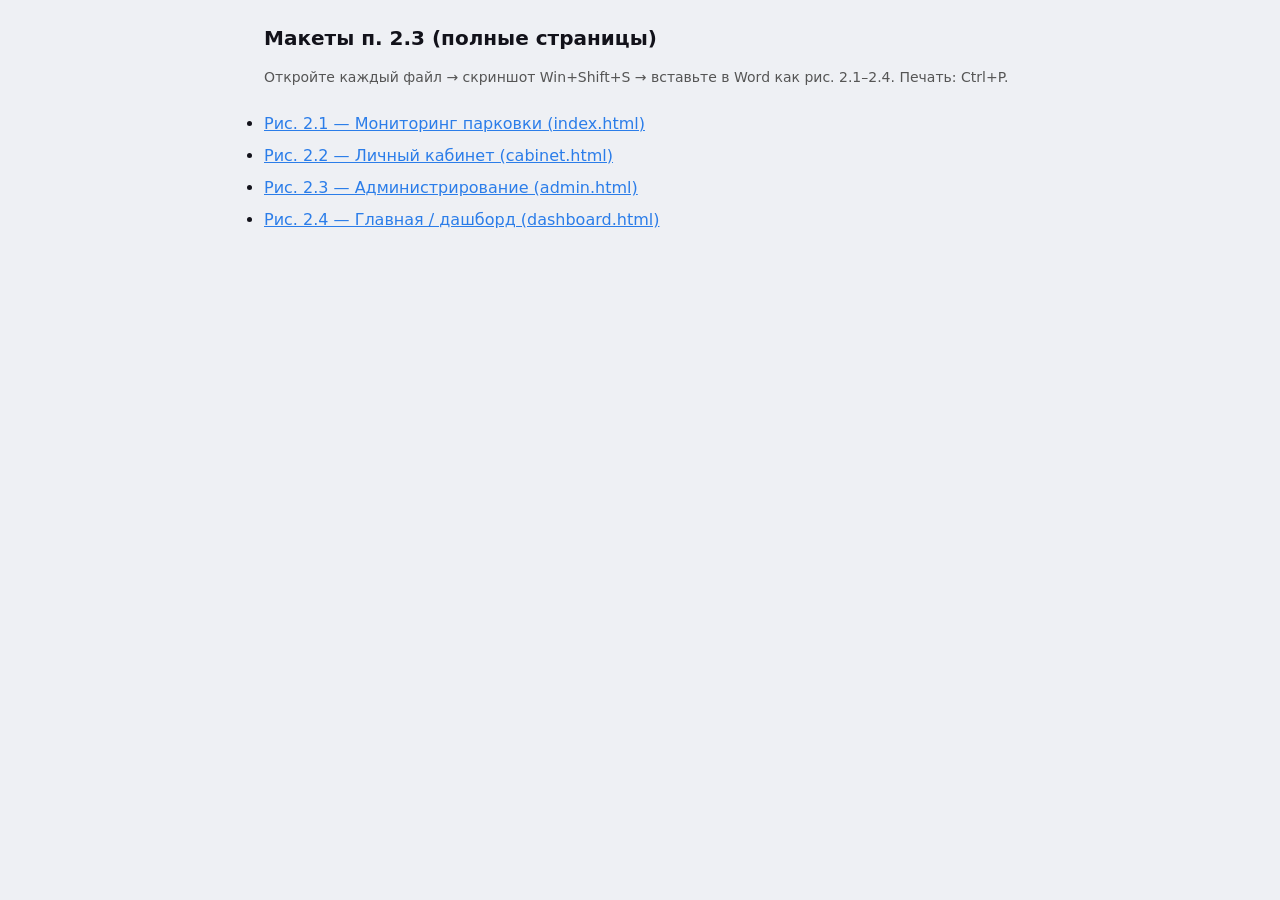
<file: reports/wireframes/index.html>
<!DOCTYPE html>
<html lang="ru">
<head>
  <meta charset="UTF-8" />
  <title>Wireframes 2.1–2.4 — Parking Eye</title>
  <link rel="stylesheet" href="wireframe-common.css" />
  <style>
    body { padding: 24px; max-width: 800px; margin: 0 auto; }
    h1 { font-size: 20px; margin-bottom: 16px; }
    ul { line-height: 2; }
    a { color: #2b7de9; }
    p { color: #555; font-size: 14px; margin-bottom: 20px; }
  </style>
</head>
<body>
  <h1>Макеты п. 2.3 (полные страницы)</h1>
  <p>Откройте каждый файл → скриншот Win+Shift+S → вставьте в Word как рис. 2.1–2.4. Печать: Ctrl+P.</p>
  <ul>
    <li><a href="fig2_1_monitor.html" target="_blank">Рис. 2.1 — Мониторинг парковки (index.html)</a></li>
    <li><a href="fig2_2_cabinet.html" target="_blank">Рис. 2.2 — Личный кабинет (cabinet.html)</a></li>
    <li><a href="fig2_3_admin.html" target="_blank">Рис. 2.3 — Администрирование (admin.html)</a></li>
    <li><a href="fig2_4_dashboard.html" target="_blank">Рис. 2.4 — Главная / дашборд (dashboard.html)</a></li>
  </ul>
</body>
</html>
</file>
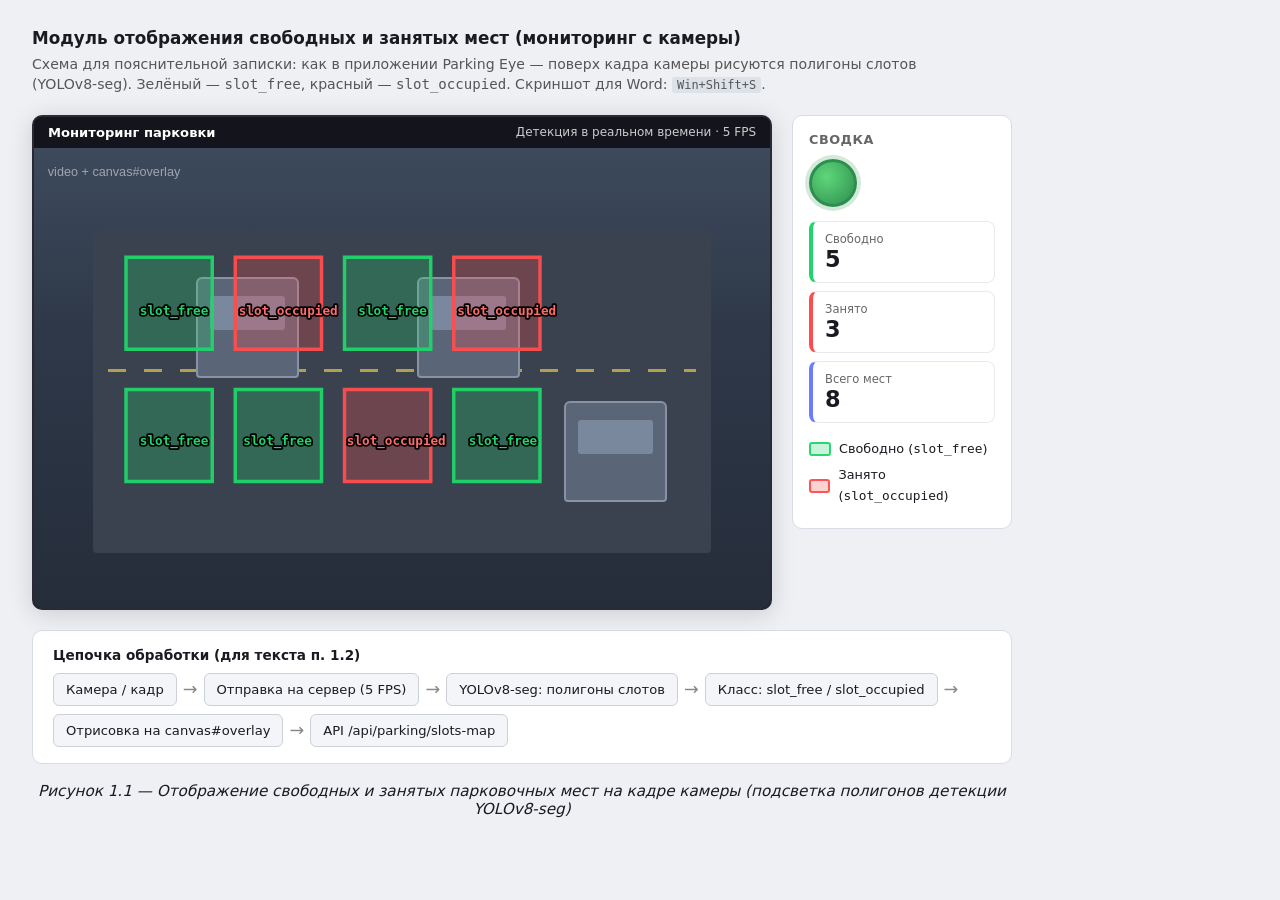
<file: reports/diagram_camera_slots.html>
<!DOCTYPE html>
<html lang="ru">
<head>
  <meta charset="UTF-8" />
  <meta name="viewport" content="width=device-width, initial-scale=1" />
  <title>Рис. 1.1 — Отображение слотов на кадре камеры</title>
  <style>
    * { box-sizing: border-box; margin: 0; padding: 0; }
    body {
      font-family: "Segoe UI", system-ui, sans-serif;
      background: #eef0f4;
      padding: 28px 32px 40px;
      color: #1a1a22;
    }
    h1 {
      font-size: 1.05rem;
      font-weight: 600;
      margin-bottom: 6px;
    }
    .sub {
      font-size: 0.88rem;
      color: #555;
      margin-bottom: 20px;
      max-width: 920px;
      line-height: 1.45;
    }
    .sub kbd {
      background: #dde1e8;
      padding: 1px 5px;
      border-radius: 3px;
      font-size: 0.85em;
    }
    .layout {
      display: flex;
      gap: 20px;
      flex-wrap: wrap;
      align-items: flex-start;
      max-width: 980px;
    }
    .monitor {
      flex: 1 1 620px;
      background: #0c0c10;
      border-radius: 10px;
      overflow: hidden;
      border: 2px solid #2a2a36;
      box-shadow: 0 4px 24px rgba(0,0,0,.15);
    }
    .monitor-header {
      background: #14141c;
      color: #ccc;
      font-size: 0.75rem;
      padding: 8px 14px;
      display: flex;
      justify-content: space-between;
      align-items: center;
    }
    .monitor-header strong { color: #fff; font-size: 0.82rem; }
    .stage {
      position: relative;
      width: 100%;
      aspect-ratio: 16 / 10;
      background: #1a1a22;
    }
  /* «Кадр с камеры» — стилизованная парковка сверху */
    .parking-bg {
      position: absolute;
      inset: 0;
      background:
        linear-gradient(180deg, #3d4a5c 0%, #2e3848 40%, #252d3a 100%);
    }
    .asphalt {
      position: absolute;
      left: 8%;
      right: 8%;
      top: 18%;
      bottom: 12%;
      background: #3a424f;
      border-radius: 4px;
    }
    .lane-line {
      position: absolute;
      background: repeating-linear-gradient(
        90deg,
        #e8c84a 0,
        #e8c84a 18px,
        transparent 18px,
        transparent 36px
      );
      height: 3px;
      left: 10%;
      right: 10%;
      top: 48%;
      opacity: 0.7;
    }
    .car {
      position: absolute;
      background: #5a6578;
      border: 2px solid #8892a4;
      border-radius: 6px 6px 4px 4px;
    }
    .car::before {
      content: "";
      position: absolute;
      top: 18%;
      left: 12%;
      right: 12%;
      height: 35%;
      background: rgba(180,200,230,.35);
      border-radius: 3px;
    }
    .overlay-svg {
      position: absolute;
      inset: 0;
      width: 100%;
      height: 100%;
      pointer-events: none;
    }
    .slot-label {
      font-family: "Consolas", "Segoe UI", monospace;
      font-size: 11px;
      font-weight: 600;
      paint-order: stroke fill;
      stroke: #000;
      stroke-width: 3px;
      stroke-linejoin: round;
    }
    .sidebar {
      flex: 0 0 220px;
      background: #fff;
      border: 1px solid #d8dce4;
      border-radius: 10px;
      padding: 16px;
    }
    .sidebar h2 {
      font-size: 0.8rem;
      text-transform: uppercase;
      letter-spacing: 0.04em;
      color: #666;
      margin-bottom: 12px;
    }
    .traffic {
      width: 48px;
      height: 48px;
      border-radius: 50%;
      margin-bottom: 14px;
      border: 3px solid #2d8f4e;
      background: radial-gradient(circle at 35% 35%, #5fd67a, #2d8f4e);
      box-shadow: 0 0 0 4px rgba(45,143,78,.2);
    }
    .stat-grid {
      display: grid;
      gap: 8px;
      margin-bottom: 16px;
    }
    .stat {
      padding: 10px 12px;
      border-radius: 8px;
      border: 1px solid #e8eaef;
    }
    .stat--free { border-left: 4px solid #20d56b; }
    .stat--busy { border-left: 4px solid #ff4d4d; }
    .stat--total { border-left: 4px solid #6b7cff; }
    .stat span { display: block; font-size: 0.72rem; color: #666; }
    .stat b { font-size: 1.4rem; }
    .legend { font-size: 0.8rem; line-height: 1.6; }
    .legend-item { display: flex; align-items: center; gap: 8px; margin-bottom: 6px; }
    .swatch {
      width: 22px;
      height: 14px;
      border-radius: 3px;
      border: 2px solid;
    }
    .swatch--free {
      background: rgba(32,213,107,.25);
      border-color: rgba(32,213,107,.95);
    }
    .swatch--occ {
      background: rgba(255,77,77,.25);
      border-color: rgba(255,77,77,.95);
    }
    .flow {
      margin-top: 20px;
      max-width: 980px;
      background: #fff;
      border: 1px solid #d8dce4;
      border-radius: 10px;
      padding: 16px 20px;
    }
    .flow h3 { font-size: 0.85rem; margin-bottom: 10px; }
    .flow-steps {
      display: flex;
      flex-wrap: wrap;
      align-items: center;
      gap: 8px 6px;
      font-size: 0.82rem;
    }
    .flow-steps .box {
      background: #f4f5f8;
      border: 1px solid #ccd0d8;
      padding: 8px 12px;
      border-radius: 6px;
    }
    .flow-steps .arrow { color: #888; font-size: 1.1rem; }
    .caption {
      margin-top: 18px;
      text-align: center;
      font-style: italic;
      font-size: 0.95rem;
      max-width: 980px;
    }
    @media print {
      body { background: #fff; padding: 12px; }
      .sub { display: none; }
    }
  </style>
</head>
<body>
  <h1>Модуль отображения свободных и занятых мест (мониторинг с камеры)</h1>
  <p class="sub">
    Схема для пояснительной записки: как в приложении Parking Eye — поверх кадра камеры
    рисуются полигоны слотов (YOLOv8-seg). Зелёный — <code>slot_free</code>, красный — <code>slot_occupied</code>.
    Скриншот для Word: <kbd>Win+Shift+S</kbd>.
  </p>

  <div class="layout">
    <div class="monitor">
      <div class="monitor-header">
        <strong>Мониторинг парковки</strong>
        <span>Детекция в реальном времени · 5 FPS</span>
      </div>
      <div class="stage">
        <div class="parking-bg"></div>
        <div class="asphalt"></div>
        <div class="lane-line"></div>
        <!-- машины в занятых слотах -->
        <div class="car" style="left:22%;top:28%;width:14%;height:22%;"></div>
        <div class="car" style="left:52%;top:28%;width:14%;height:22%;"></div>
        <div class="car" style="left:72%;top:55%;width:14%;height:22%;"></div>

        <svg class="overlay-svg" viewBox="0 0 640 400" preserveAspectRatio="none">
          <!-- ряд 1: свободно | занято | свободно | занято -->
          <polygon points="80,95 155,95 155,175 80,175"
            fill="rgba(32,213,107,0.25)" stroke="rgba(32,213,107,0.95)" stroke-width="3"/>
          <text class="slot-label" fill="#20d56b" x="92" y="145">slot_free</text>

          <polygon points="175,95 250,95 250,175 175,175"
            fill="rgba(255,77,77,0.25)" stroke="rgba(255,77,77,0.95)" stroke-width="3"/>
          <text class="slot-label" fill="#ff6b6b" x="178" y="145">slot_occupied</text>

          <polygon points="270,95 345,95 345,175 270,175"
            fill="rgba(32,213,107,0.25)" stroke="rgba(32,213,107,0.95)" stroke-width="3"/>
          <text class="slot-label" fill="#20d56b" x="282" y="145">slot_free</text>

          <polygon points="365,95 440,95 440,175 365,175"
            fill="rgba(255,77,77,0.25)" stroke="rgba(255,77,77,0.95)" stroke-width="3"/>
          <text class="slot-label" fill="#ff6b6b" x="368" y="145">slot_occupied</text>

          <!-- ряд 2 -->
          <polygon points="80,210 155,210 155,290 80,290"
            fill="rgba(32,213,107,0.25)" stroke="rgba(32,213,107,0.95)" stroke-width="3"/>
          <text class="slot-label" fill="#20d56b" x="92" y="258">slot_free</text>

          <polygon points="175,210 250,210 250,290 175,290"
            fill="rgba(32,213,107,0.25)" stroke="rgba(32,213,107,0.95)" stroke-width="3"/>
          <text class="slot-label" fill="#20d56b" x="182" y="258">slot_free</text>

          <polygon points="270,210 345,210 345,290 270,290"
            fill="rgba(255,77,77,0.25)" stroke="rgba(255,77,77,0.95)" stroke-width="3"/>
          <text class="slot-label" fill="#ff6b6b" x="272" y="258">slot_occupied</text>

          <polygon points="365,210 440,210 440,290 365,290"
            fill="rgba(32,213,107,0.25)" stroke="rgba(32,213,107,0.95)" stroke-width="3"/>
          <text class="slot-label" fill="#20d56b" x="378" y="258">slot_free</text>

          <!-- подпись источника -->
          <text x="12" y="24" fill="rgba(255,255,255,.5)" font-size="11" font-family="Segoe UI,sans-serif">
            video + canvas#overlay
          </text>
        </svg>
      </div>
    </div>

    <aside class="sidebar">
      <h2>Сводка</h2>
      <div class="traffic" title="зелёный уровень загрузки"></div>
      <div class="stat-grid">
        <div class="stat stat--free">
          <span>Свободно</span>
          <b id="nFree">5</b>
        </div>
        <div class="stat stat--busy">
          <span>Занято</span>
          <b id="nOcc">3</b>
        </div>
        <div class="stat stat--total">
          <span>Всего мест</span>
          <b id="nTotal">8</b>
        </div>
      </div>
      <div class="legend">
        <div class="legend-item">
          <span class="swatch swatch--free"></span>
          <span>Свободно (<code>slot_free</code>)</span>
        </div>
        <div class="legend-item">
          <span class="swatch swatch--occ"></span>
          <span>Занято (<code>slot_occupied</code>)</span>
        </div>
      </div>
    </aside>
  </div>

  <div class="flow">
    <h3>Цепочка обработки (для текста п. 1.2)</h3>
    <div class="flow-steps">
      <span class="box">Камера / кадр</span>
      <span class="arrow">→</span>
      <span class="box">Отправка на сервер (5 FPS)</span>
      <span class="arrow">→</span>
      <span class="box">YOLOv8-seg: полигоны слотов</span>
      <span class="arrow">→</span>
      <span class="box">Класс: slot_free / slot_occupied</span>
      <span class="arrow">→</span>
      <span class="box">Отрисовка на canvas#overlay</span>
      <span class="arrow">→</span>
      <span class="box">API /api/parking/slots-map</span>
    </div>
  </div>

  <p class="caption">
    Рисунок 1.1 — Отображение свободных и занятых парковочных мест на кадре камеры
    (подсветка полигонов детекции YOLOv8-seg)
  </p>
</body>
</html>
</file>
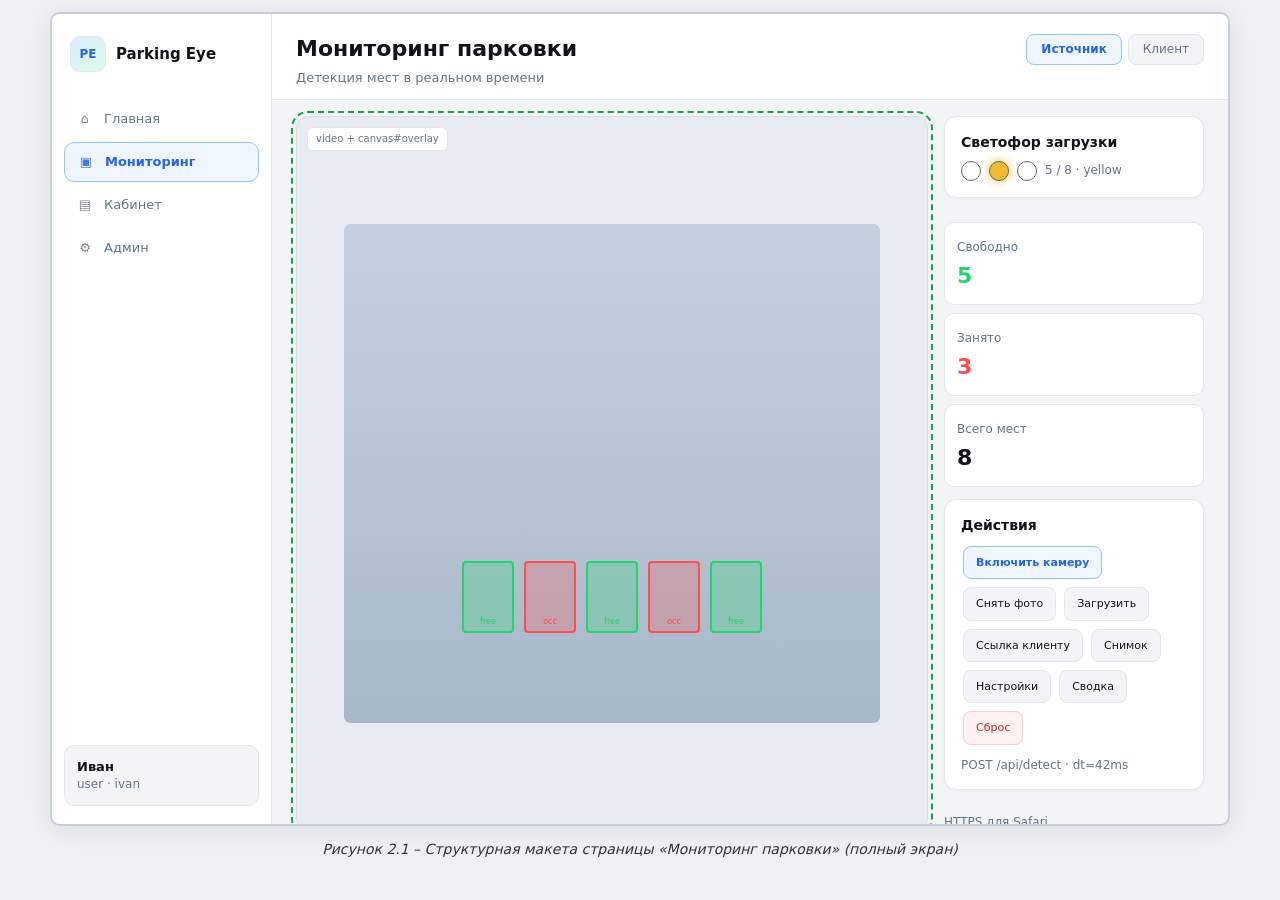
<file: reports/wireframes/fig2_1_monitor.html>
<!DOCTYPE html>
<html lang="ru">
<head>
  <meta charset="UTF-8" />
  <title>Рис. 2.1 — Мониторинг (полная страница)</title>
  <link rel="stylesheet" href="wireframe-common.css" />
  <style>
    .monitor-layout { display: grid; grid-template-columns: 1fr 260px; gap: 16px; }
    .stage {
      min-height: 380px;
      background: #e8ecf2;
      border-radius: 12px;
      border: 1px solid #d8dce4;
      position: relative;
      display: flex;
      align-items: center;
      justify-content: center;
      overflow: hidden;
    }
    .stage-badge {
      position: absolute; top: 10px; left: 10px;
      font-size: 10px; padding: 4px 8px; border-radius: 6px;
      background: rgba(255,255,255,.9); color: #64748b; border: 1px solid #e2e6ed;
    }
    .parking-view {
      width: 85%; height: 70%;
      background: linear-gradient(180deg, #c5d0de, #a8b8c8);
      border-radius: 6px;
      position: relative;
    }
    .slots-row {
      position: absolute; bottom: 18%; left: 8%; right: 8%;
      display: flex; gap: 10px; justify-content: center;
    }
    .slot-poly {
      width: 52px; height: 72px; border: 2px solid; border-radius: 4px;
      font-size: 8px; display: flex; align-items: flex-end; justify-content: center; padding: 4px;
    }
    .slot-poly.free { border-color: #20d56b; background: rgba(32,213,107,.25); color: #20d56b; }
    .slot-poly.occ { border-color: #ff4d4d; background: rgba(255,77,77,.25); color: #ff4d4d; }
    .monitor-side { display: flex; flex-direction: column; gap: 12px; }
    .traffic { display: flex; gap: 8px; align-items: center; }
    .bulb { width: 20px; height: 20px; border-radius: 50%; border: 1px solid #666; }
    .bulb.on.y { background: #eb3; box-shadow: 0 0 10px #eb3; }
    .stat-grid { display: grid; grid-template-columns: 1fr; gap: 8px; }
    .stat-card {
      padding: 12px; border-radius: 10px;
      border: 1px solid #e2e6ed;
      background: #ffffff;
    }
    .stat-card b { font-size: 22px; display: block; margin-top: 4px; }
    .stat-card--free b { color: #20d56b; }
    .stat-card--busy b { color: #ff4d4d; }
    .toolbar { display: flex; flex-wrap: wrap; gap: 4px; margin-top: 8px; }
    .results-panel {
      grid-column: 1 / -1;
      margin-top: 4px;
    }
  </style>
</head>
<body class="wf-page">
  <div class="wf-frame">
    <aside class="wf-sidebar">
      <div class="wf-brand"><div class="wf-brand-mark">PE</div><div class="wf-brand-text">Parking Eye</div></div>
      <nav class="wf-nav">
        <a href="fig2_4_dashboard.html"><span class="wf-nav-icon">⌂</span> Главная</a>
        <a class="active" href="fig2_1_monitor.html"><span class="wf-nav-icon">▣</span> Мониторинг</a>
        <a href="fig2_2_cabinet.html"><span class="wf-nav-icon">▤</span> Кабинет</a>
        <a href="fig2_3_admin.html"><span class="wf-nav-icon">⚙</span> Админ</a>
      </nav>
      <div class="wf-user"><strong>Иван</strong><span>user · ivan</span></div>
    </aside>
    <div class="wf-main">
      <header class="wf-header">
        <div class="wf-header-row">
          <div>
            <h1>Мониторинг парковки</h1>
            <p>Детекция мест в реальном времени</p>
          </div>
          <div class="wf-tabs">
            <span class="wf-tab active">Источник</span>
            <span class="wf-tab">Клиент</span>
          </div>
        </div>
      </header>
      <div class="wf-content">
        <div class="monitor-layout">
          <section class="stage wf-highlight">
            <span class="stage-badge">video + canvas#overlay</span>
            <div class="parking-view">
              <div class="slots-row">
                <div class="slot-poly free">free</div>
                <div class="slot-poly occ">occ</div>
                <div class="slot-poly free">free</div>
                <div class="slot-poly occ">occ</div>
                <div class="slot-poly free">free</div>
              </div>
            </div>
          </section>
          <aside class="monitor-side">
            <div class="wf-card">
              <div class="wf-card-title">Светофор загрузки</div>
              <div class="traffic">
                <div class="bulb"></div><div class="bulb on y"></div><div class="bulb"></div>
                <span class="wf-muted">5 / 8 · yellow</span>
              </div>
            </div>
            <div class="stat-grid">
              <div class="stat-card stat-card--free"><span class="wf-muted">Свободно</span><b>5</b></div>
              <div class="stat-card stat-card--busy"><span class="wf-muted">Занято</span><b>3</b></div>
              <div class="stat-card"><span class="wf-muted">Всего мест</span><b>8</b></div>
            </div>
            <div class="wf-card">
              <div class="wf-card-title">Действия</div>
              <div class="toolbar">
                <span class="wf-btn primary">Включить камеру</span>
                <span class="wf-btn">Снять фото</span>
                <span class="wf-btn">Загрузить</span>
                <span class="wf-btn">Ссылка клиенту</span>
                <span class="wf-btn">Снимок</span>
                <span class="wf-btn">Настройки</span>
                <span class="wf-btn">Сводка</span>
                <span class="wf-btn danger">Сброс</span>
              </div>
              <p class="wf-muted" style="margin-top:10px">POST /api/detect · dt=42ms</p>
            </div>
            <p class="wf-muted">HTTPS для Safari</p>
          </aside>
          <section class="wf-card results-panel">
            <div class="wf-card-title">Сводка по местам (блок results)</div>
            <p class="wf-muted">slot_1 free · slot_2 occupied · … — данные последней детекции</p>
          </section>
        </div>
      </div>
    </div>
  </div>
  <p class="wf-caption">Рисунок 2.1 – Структурная макета страницы «Мониторинг парковки» (полный экран)</p>
</body>
</html>
</file>
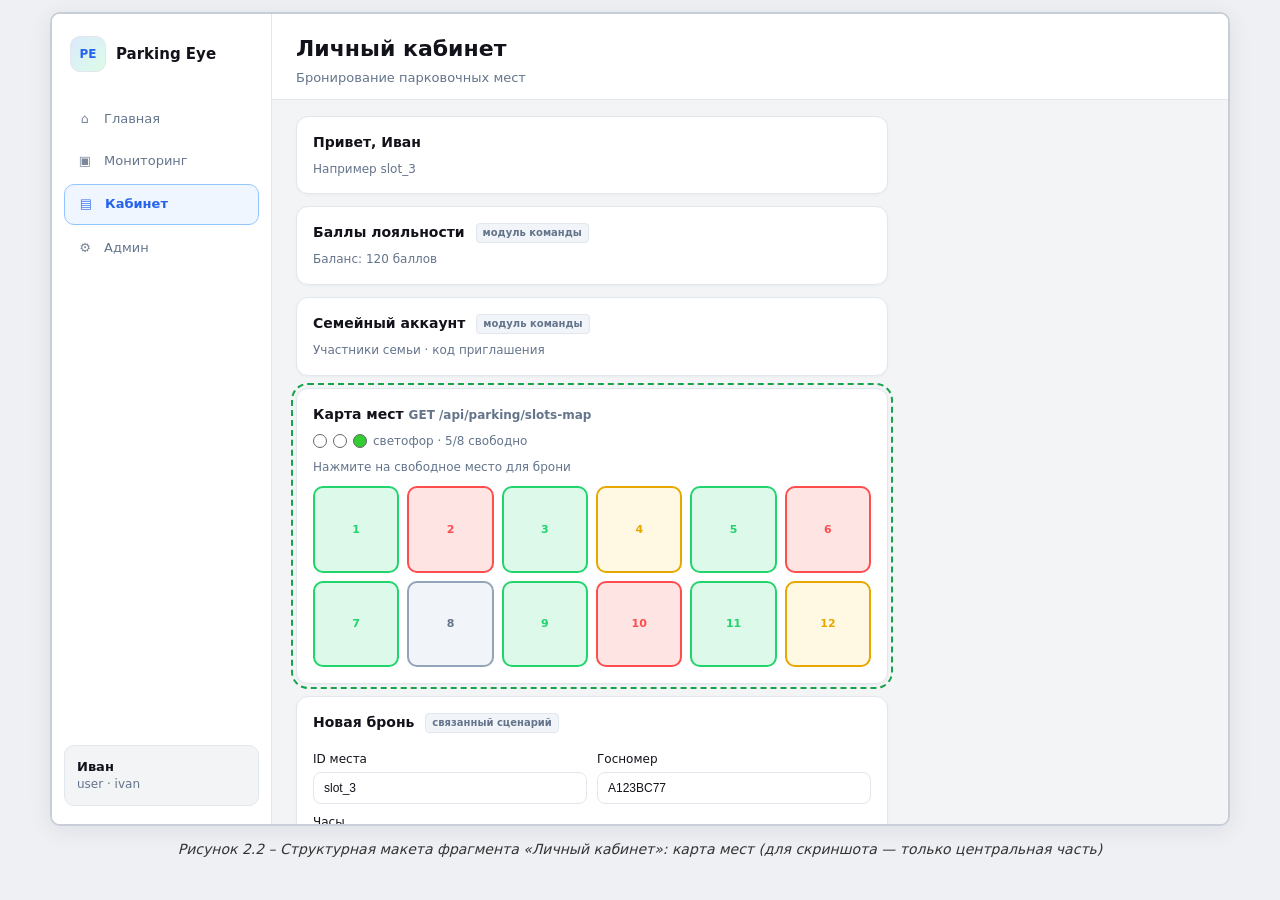
<file: reports/wireframes/fig2_2_cabinet.html>
<!DOCTYPE html>
<html lang="ru">
<head>
  <meta charset="UTF-8" />
  <title>Рис. 2.2 — Личный кабинет (полная страница)</title>
  <link rel="stylesheet" href="wireframe-common.css" />
  <style>
    .narrow { max-width: 640px; }
    .slot-map { display: grid; grid-template-columns: repeat(6, 1fr); gap: 8px; margin-top: 10px; }
    .cell {
      aspect-ratio: 1; border-radius: 10px; border: 2px solid;
      display: flex; align-items: center; justify-content: center;
      font-size: 11px; font-weight: 600;
    }
    .cell.free { background: rgba(32,213,107,.15); border-color: #20d56b; color: #20d56b; }
    .cell.busy { background: rgba(255,77,77,.15); border-color: #ff4d4d; color: #ff4d4d; }
    .cell.booked { background: rgba(255,213,77,.15); border-color: #e6a800; color: #e6a800; }
    .cell.closed { background: #f1f5f9; border-color: #94a3b8; color: #64748b; }
    .form-row { display: grid; grid-template-columns: 1fr 1fr; gap: 10px; }
    .traffic-inline { display: flex; gap: 6px; align-items: center; margin-bottom: 10px; }
    .bulb { width: 14px; height: 14px; border-radius: 50%; border: 1px solid #666; }
    .bulb.g.on { background: #3c3; }
  </style>
</head>
<body class="wf-page">
  <div class="wf-frame">
    <aside class="wf-sidebar">
      <div class="wf-brand"><div class="wf-brand-mark">PE</div><div class="wf-brand-text">Parking Eye</div></div>
      <nav class="wf-nav">
        <a href="fig2_4_dashboard.html"><span class="wf-nav-icon">⌂</span> Главная</a>
        <a href="fig2_1_monitor.html"><span class="wf-nav-icon">▣</span> Мониторинг</a>
        <a class="active" href="fig2_2_cabinet.html"><span class="wf-nav-icon">▤</span> Кабинет</a>
        <a href="fig2_3_admin.html"><span class="wf-nav-icon">⚙</span> Админ</a>
      </nav>
      <div class="wf-user"><strong>Иван</strong><span>user · ivan</span></div>
    </aside>
    <div class="wf-main">
      <header class="wf-header">
        <h1>Личный кабинет</h1>
        <p>Бронирование парковочных мест</p>
      </header>
      <div class="wf-content narrow">
        <div class="wf-card"><div class="wf-card-title">Привет, Иван</div><p class="wf-muted">Например slot_3</p></div>

        <div class="wf-card">
          <div class="wf-card-title">Баллы лояльности <span class="wf-tag-team">модуль команды</span></div>
          <p class="wf-muted">Баланс: 120 баллов</p>
        </div>

        <div class="wf-card">
          <div class="wf-card-title">Семейный аккаунт <span class="wf-tag-team">модуль команды</span></div>
          <p class="wf-muted">Участники семьи · код приглашения</p>
        </div>

        <div class="wf-card wf-highlight">
          <div class="wf-card-title">Карта мест <span class="wf-muted">GET /api/parking/slots-map</span></div>
          <div class="traffic-inline">
            <div class="bulb"></div><div class="bulb"></div><div class="bulb g on"></div>
            <span class="wf-muted">светофор · 5/8 свободно</span>
          </div>
          <p class="wf-muted">Нажмите на свободное место для брони</p>
          <div class="slot-map">
            <div class="cell free">1</div><div class="cell busy">2</div><div class="cell free">3</div>
            <div class="cell booked">4</div><div class="cell free">5</div><div class="cell busy">6</div>
            <div class="cell free">7</div><div class="cell closed">8</div><div class="cell free">9</div>
            <div class="cell busy">10</div><div class="cell free">11</div><div class="cell booked">12</div>
          </div>
        </div>

        <div class="wf-card">
          <div class="wf-card-title">Новая бронь <span class="wf-tag-team">связанный сценарий</span></div>
          <div class="form-row">
            <label class="wf-label">ID места<input class="wf-input" value="slot_3" readonly /></label>
            <label class="wf-label">Госномер<input class="wf-input" value="A123BC77" /></label>
          </div>
          <label class="wf-label">Часы<input class="wf-input" value="3" /></label>
          <span class="wf-btn primary" style="margin-top:12px">Забронировать</span>
        </div>

        <div class="wf-card">
          <div class="wf-card-title">Мои брони</div>
          <table class="wf-table">
            <tr><th>slot</th><th>до</th><th>статус</th></tr>
            <tr><td>slot_4</td><td>18:30</td><td>active</td></tr>
          </table>
        </div>

        <div class="wf-card">
          <div class="wf-card-title">История сессий <span class="wf-tag-team">модуль команды</span></div>
          <p class="wf-muted">Таблица входов пользователя</p>
        </div>

        <div class="wf-card">
          <div class="wf-card-title">Поддержка <span class="wf-tag-team">модуль команды</span></div>
          <p class="wf-muted">Чат с администратором</p>
        </div>

        <div class="wf-card">
          <div class="wf-card-title">Безопасность <span class="wf-tag-team">модуль команды</span></div>
          <p class="wf-muted">Смена пароля</p>
        </div>
      </div>
    </div>
  </div>
  <p class="wf-caption">Рисунок 2.2 – Структурная макета фрагмента «Личный кабинет»: карта мест (для скриншота — только центральная часть)</p>
</body>
</html>
</file>
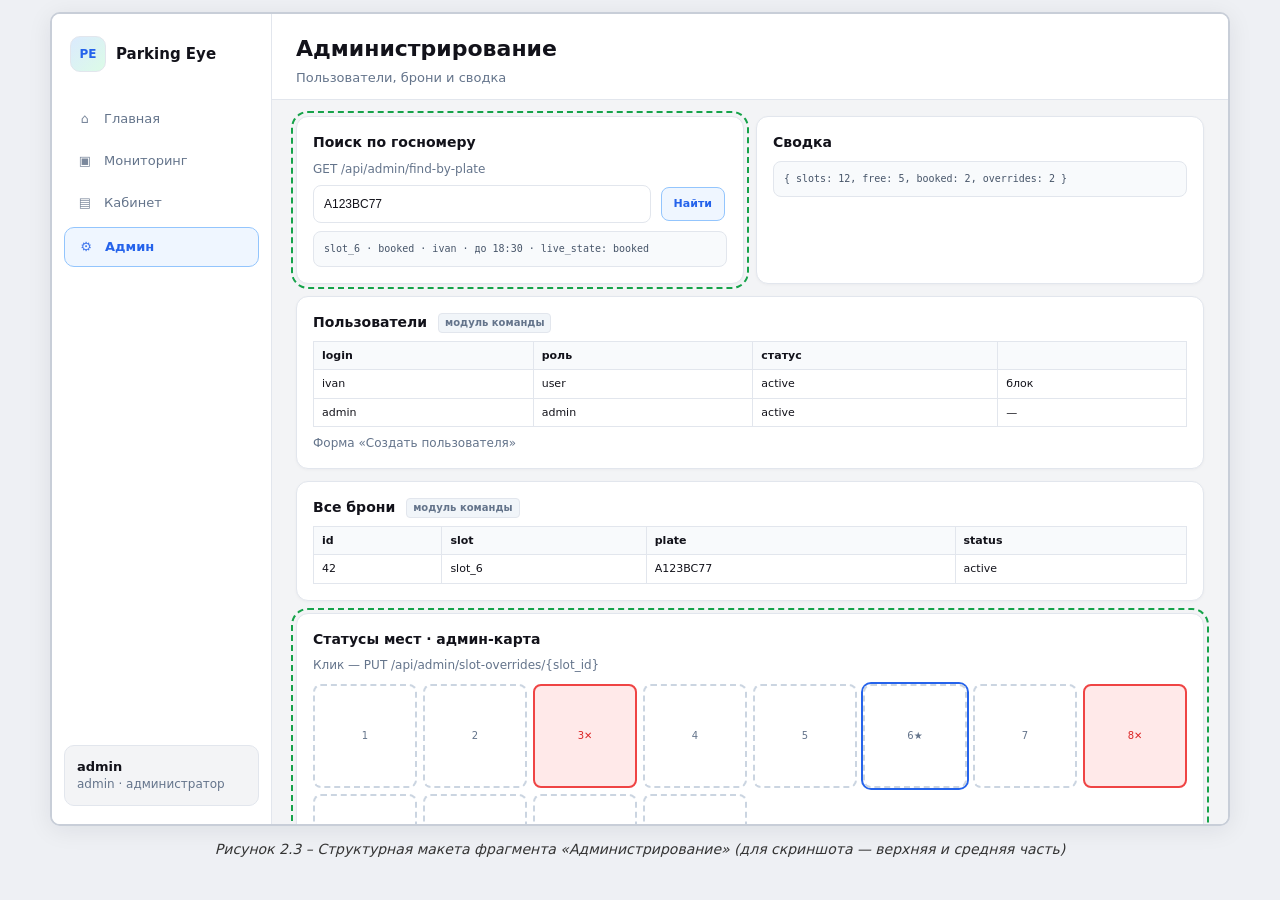
<file: reports/wireframes/fig2_3_admin.html>
<!DOCTYPE html>
<html lang="ru">
<head>
  <meta charset="UTF-8" />
  <title>Рис. 2.3 — Администрирование (полная страница)</title>
  <link rel="stylesheet" href="wireframe-common.css" />
  <style>
    .wide-grid { display: grid; grid-template-columns: 1fr 1fr; gap: 12px; }
    @media (max-width: 900px) { .wide-grid { grid-template-columns: 1fr; } }
    .slot-map { display: grid; grid-template-columns: repeat(8, 1fr); gap: 6px; margin-top: 10px; }
    .cell {
      aspect-ratio: 1; border-radius: 8px; border: 2px dashed #cbd5e1;
      display: flex; align-items: center; justify-content: center; font-size: 10px;
      color: #64748b;
    }
    .cell.off { border-style: solid; background: rgba(255,77,77,.12); border-color: #ef4444; color: #dc2626; }
    .cell.hl { box-shadow: 0 0 0 2px #2563eb; }
    .search-row { display: flex; gap: 8px; margin-top: 8px; }
    .search-row .wf-input { flex: 1; margin: 0; }
    .dash-box {
      font-family: Consolas, monospace; font-size: 10px;
      background: #f8fafc; padding: 10px; border-radius: 8px;
      border: 1px solid #e2e6ed;
      color: #475569; margin-top: 8px;
    }
    .support-layout { display: grid; grid-template-columns: 140px 1fr; gap: 10px; min-height: 100px; }
    .thread { padding: 8px; border-radius: 8px; background: #f8fafc; border: 1px solid #e2e6ed; font-size: 11px; margin-bottom: 4px; }
  </style>
</head>
<body class="wf-page">
  <div class="wf-frame">
    <aside class="wf-sidebar">
      <div class="wf-brand"><div class="wf-brand-mark">PE</div><div class="wf-brand-text">Parking Eye</div></div>
      <nav class="wf-nav">
        <a href="fig2_4_dashboard.html"><span class="wf-nav-icon">⌂</span> Главная</a>
        <a href="fig2_1_monitor.html"><span class="wf-nav-icon">▣</span> Мониторинг</a>
        <a href="fig2_2_cabinet.html"><span class="wf-nav-icon">▤</span> Кабинет</a>
        <a class="active" href="fig2_3_admin.html"><span class="wf-nav-icon">⚙</span> Админ</a>
      </nav>
      <div class="wf-user"><strong>admin</strong><span>admin · администратор</span></div>
    </aside>
    <div class="wf-main">
      <header class="wf-header">
        <h1>Администрирование</h1>
        <p>Пользователи, брони и сводка</p>
      </header>
      <div class="wf-content">
        <div class="wide-grid">
          <div class="wf-card wf-highlight">
            <div class="wf-card-title">Поиск по госномеру</div>
            <p class="wf-muted">GET /api/admin/find-by-plate</p>
            <div class="search-row">
              <input class="wf-input" value="A123BC77" />
              <span class="wf-btn primary">Найти</span>
            </div>
            <div class="dash-box">slot_6 · booked · ivan · до 18:30 · live_state: booked</div>
          </div>
          <div class="wf-card">
            <div class="wf-card-title">Сводка</div>
            <div class="dash-box">{ slots: 12, free: 5, booked: 2, overrides: 2 }</div>
          </div>
        </div>

        <div class="wf-card">
          <div class="wf-card-title">Пользователи <span class="wf-tag-team">модуль команды</span></div>
          <table class="wf-table">
            <tr><th>login</th><th>роль</th><th>статус</th><th></th></tr>
            <tr><td>ivan</td><td>user</td><td>active</td><td>блок</td></tr>
            <tr><td>admin</td><td>admin</td><td>active</td><td>—</td></tr>
          </table>
          <p class="wf-muted" style="margin-top:8px">Форма «Создать пользователя»</p>
        </div>

        <div class="wf-card">
          <div class="wf-card-title">Все брони <span class="wf-tag-team">модуль команды</span></div>
          <table class="wf-table">
            <tr><th>id</th><th>slot</th><th>plate</th><th>status</th></tr>
            <tr><td>42</td><td>slot_6</td><td>A123BC77</td><td>active</td></tr>
          </table>
        </div>

        <div class="wf-card wf-highlight">
          <div class="wf-card-title">Статусы мест · админ-карта</div>
          <p class="wf-muted">Клик — PUT /api/admin/slot-overrides/{slot_id}</p>
          <div class="slot-map">
            <div class="cell">1</div><div class="cell">2</div><div class="cell off">3✕</div><div class="cell">4</div>
            <div class="cell">5</div><div class="cell hl">6★</div><div class="cell">7</div><div class="cell off">8✕</div>
            <div class="cell">9</div><div class="cell">10</div><div class="cell">11</div><div class="cell">12</div>
          </div>
          <div class="dash-box">overrides: slot_3→closed · slot_8→repair</div>
        </div>

        <div class="wide-grid">
          <div class="wf-card">
            <div class="wf-card-title">Analytics <span class="wf-tag-team">модуль команды</span></div>
            <div class="dash-box">JSON сводка</div>
          </div>
          <div class="wf-card">
            <div class="wf-card-title">Finance <span class="wf-tag-team">модуль команды</span></div>
            <div class="dash-box">JSON финансы</div>
          </div>
        </div>

        <div class="wf-card">
          <div class="wf-card-title">Чат поддержки <span class="wf-tag-team">модуль команды</span></div>
          <div class="support-layout">
            <div><div class="thread">ivan (1)</div><div class="thread">maria</div></div>
            <div class="wf-muted">Переписка · ответ администратора</div>
          </div>
        </div>
      </div>
    </div>
  </div>
  <p class="wf-caption">Рисунок 2.3 – Структурная макета фрагмента «Администрирование» (для скриншота — верхняя и средняя часть)</p>
</body>
</html>
</file>
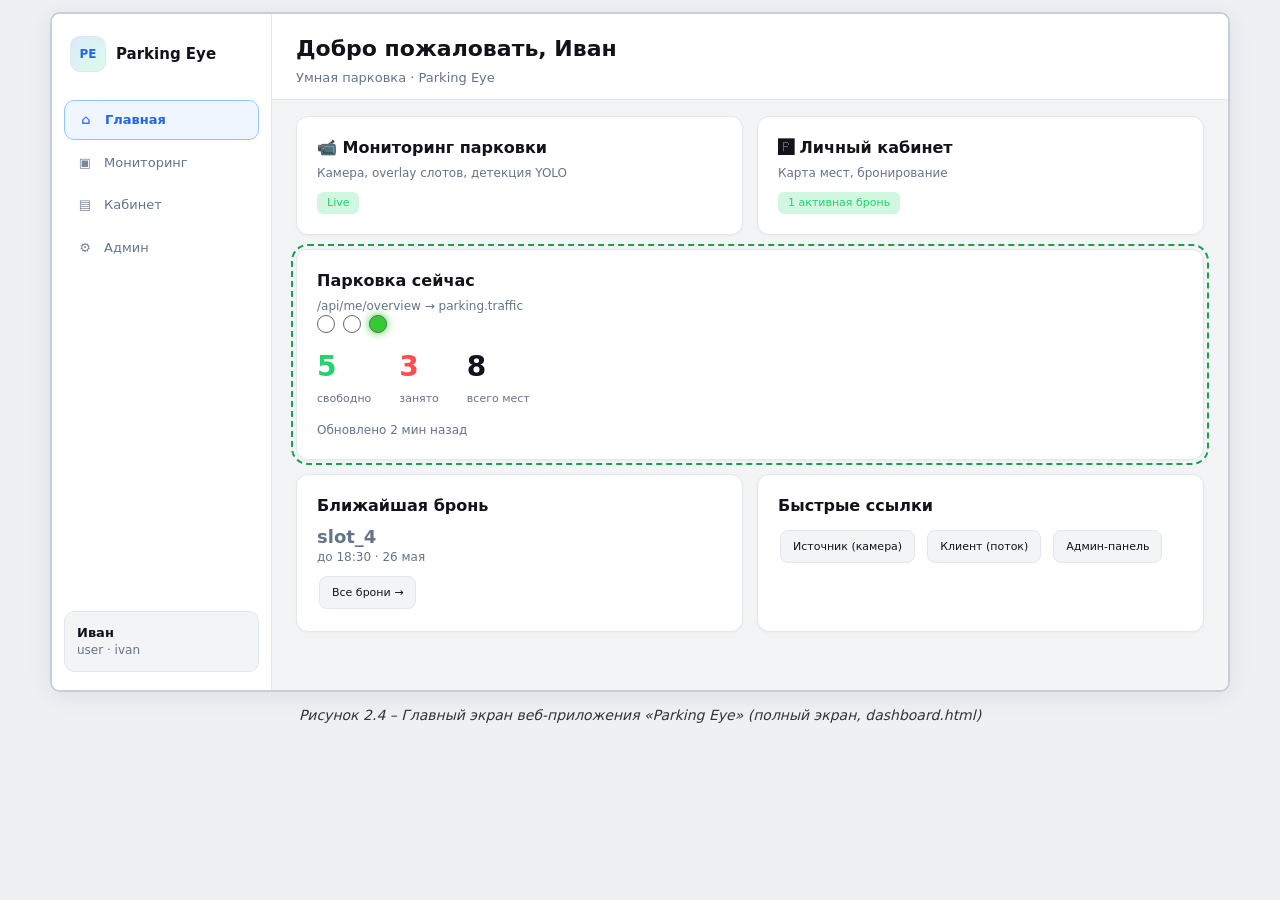
<file: reports/wireframes/fig2_4_dashboard.html>
<!DOCTYPE html>
<html lang="ru">
<head>
  <meta charset="UTF-8" />
  <title>Рис. 2.4 — Главная (полная страница)</title>
  <link rel="stylesheet" href="wireframe-common.css" />
  <style>
    .dash-grid {
      display: grid;
      grid-template-columns: repeat(2, 1fr);
      gap: 14px;
    }
    .dash-card {
      padding: 20px;
      border-radius: 12px;
      border: 1px solid #e2e6ed;
      background: #ffffff;
      text-decoration: none;
      color: inherit;
      display: block;
      box-shadow: 0 1px 3px rgba(15, 23, 42, 0.04);
    }
    .dash-card:hover { border-color: #93c5fd; }
    .dash-card h2 { font-size: 16px; margin-bottom: 6px; }
    .dash-card p { font-size: 12px; color: #64748b; }
    .dash-badge {
      display: inline-block; margin-top: 10px; padding: 3px 10px;
      border-radius: 6px; font-size: 11px;
      background: rgba(32,213,107,.2); color: #20d56b;
    }
    .dash-wide { grid-column: 1 / -1; }
    .stats { display: flex; gap: 28px; margin: 14px 0; }
    .stats b { font-size: 28px; display: block; }
    .stats span { font-size: 11px; color: #64748b; }
    .g { color: #20d56b; }
    .r { color: #ff4d4d; }
    .traffic { display: flex; gap: 8px; margin-bottom: 8px; }
    .bulb { width: 18px; height: 18px; border-radius: 50%; border: 1px solid #666; }
    .bulb.g.on { background: #3c3; box-shadow: 0 0 8px #3c3; }
    .quick { display: flex; flex-wrap: wrap; gap: 8px; margin-top: 10px; }
  </style>
</head>
<body class="wf-page">
  <div class="wf-frame">
    <aside class="wf-sidebar">
      <div class="wf-brand"><div class="wf-brand-mark">PE</div><div class="wf-brand-text">Parking Eye</div></div>
      <nav class="wf-nav">
        <a class="active" href="fig2_4_dashboard.html"><span class="wf-nav-icon">⌂</span> Главная</a>
        <a href="fig2_1_monitor.html"><span class="wf-nav-icon">▣</span> Мониторинг</a>
        <a href="fig2_2_cabinet.html"><span class="wf-nav-icon">▤</span> Кабинет</a>
        <a href="fig2_3_admin.html"><span class="wf-nav-icon">⚙</span> Админ</a>
      </nav>
      <div class="wf-user"><strong>Иван</strong><span>user · ivan</span></div>
    </aside>
    <div class="wf-main">
      <header class="wf-header">
        <h1>Добро пожаловать, Иван</h1>
        <p>Умная парковка · Parking Eye</p>
      </header>
      <div class="wf-content">
        <div class="dash-grid">
          <a class="dash-card" href="fig2_1_monitor.html">
            <h2>📹 Мониторинг парковки</h2>
            <p>Камера, overlay слотов, детекция YOLO</p>
            <span class="dash-badge">Live</span>
          </a>
          <a class="dash-card" href="fig2_2_cabinet.html">
            <h2>🅿 Личный кабинет</h2>
            <p>Карта мест, бронирование</p>
            <span class="dash-badge">1 активная бронь</span>
          </a>

          <section class="dash-card dash-wide wf-highlight">
            <h2>Парковка сейчас</h2>
            <p class="wf-muted">/api/me/overview → parking.traffic</p>
            <div class="traffic"><div class="bulb"></div><div class="bulb"></div><div class="bulb g on"></div></div>
            <div class="stats">
              <div><b class="g">5</b><span>свободно</span></div>
              <div><b class="r">3</b><span>занято</span></div>
              <div><b>8</b><span>всего мест</span></div>
            </div>
            <p class="wf-muted">Обновлено 2 мин назад</p>
          </section>

          <section class="dash-card">
            <h2>Ближайшая бронь</h2>
            <p><strong style="font-size:18px">slot_4</strong></p>
            <p class="wf-muted">до 18:30 · 26 мая</p>
            <span class="wf-btn" style="margin-top:10px">Все брони →</span>
          </section>

          <section class="dash-card">
            <h2>Быстрые ссылки</h2>
            <div class="quick">
              <span class="wf-btn">Источник (камера)</span>
              <span class="wf-btn">Клиент (поток)</span>
              <span class="wf-btn">Админ-панель</span>
            </div>
          </section>
        </div>
      </div>
    </div>
  </div>
  <p class="wf-caption">Рисунок 2.4 – Главный экран веб-приложения «Parking Eye» (полный экран, dashboard.html)</p>
</body>
</html>
</file>
<file: reports/wireframes/wireframe-common.css>
/* Общий каркас wireframe — светлая тема Parking Eye */
:root {
  --wf-bg-page: #eef0f4;
  --wf-bg-frame: #ffffff;
  --wf-bg-sidebar: #ffffff;
  --wf-bg-main: #f3f4f6;
  --wf-bg-card: #ffffff;
  --wf-bg-input: #ffffff;
  --wf-border: #e2e6ed;
  --wf-border-strong: #c8ced8;
  --wf-text: #12121a;
  --wf-text-muted: #64748b;
  --wf-primary: #2563eb;
  --wf-primary-bg: #eff6ff;
  --wf-primary-border: #93c5fd;
  --wf-highlight: #16a34a;
}

* { box-sizing: border-box; margin: 0; padding: 0; }
html, body {
  font-family: "Segoe UI", system-ui, sans-serif;
  background: var(--wf-bg-page);
  color: var(--wf-text);
  line-height: 1.4;
}
body.wf-page { padding: 12px; }
.wf-frame {
  max-width: 1180px;
  margin: 0 auto;
  border: 2px solid var(--wf-border-strong);
  border-radius: 10px;
  overflow: hidden;
  background: var(--wf-bg-frame);
  min-height: 680px;
  display: grid;
  grid-template-columns: 220px 1fr;
  box-shadow: 0 4px 24px rgba(15, 23, 42, 0.08);
}
.wf-sidebar {
  background: var(--wf-bg-sidebar);
  border-right: 1px solid var(--wf-border);
  padding: 18px 12px;
  display: flex;
  flex-direction: column;
  color: var(--wf-text);
}
.wf-brand {
  display: flex;
  align-items: center;
  gap: 10px;
  margin-bottom: 24px;
  padding: 4px 6px;
}
.wf-brand-mark {
  width: 36px;
  height: 36px;
  border-radius: 10px;
  background: linear-gradient(135deg, #dbeafe, #dcfce7);
  border: 1px solid var(--wf-border);
  display: flex;
  align-items: center;
  justify-content: center;
  font-weight: 800;
  font-size: 12px;
  color: var(--wf-primary);
}
.wf-brand-text { font-weight: 700; font-size: 15px; }
.wf-nav { display: flex; flex-direction: column; gap: 4px; flex: 1; }
.wf-nav a {
  display: flex;
  align-items: center;
  gap: 10px;
  padding: 10px 12px;
  border-radius: 10px;
  color: var(--wf-text-muted);
  text-decoration: none;
  font-size: 13px;
}
.wf-nav a.active {
  background: var(--wf-primary-bg);
  color: var(--wf-primary);
  border: 1px solid var(--wf-primary-border);
  font-weight: 600;
}
.wf-nav-icon { width: 18px; text-align: center; opacity: 0.85; }
.wf-user {
  margin-top: auto;
  padding: 12px;
  border-radius: 10px;
  background: var(--wf-bg-main);
  border: 1px solid var(--wf-border);
  font-size: 12px;
}
.wf-user strong { display: block; font-size: 13px; color: var(--wf-text); }
.wf-user span { color: var(--wf-text-muted); }
.wf-main {
  background: var(--wf-bg-main);
  color: var(--wf-text);
  overflow: auto;
  max-height: 90vh;
}
.wf-header {
  padding: 20px 24px 12px;
  border-bottom: 1px solid var(--wf-border);
  background: var(--wf-bg-frame);
}
.wf-header h1 { font-size: 22px; font-weight: 700; color: var(--wf-text); }
.wf-header p { font-size: 13px; color: var(--wf-text-muted); margin-top: 4px; }
.wf-header-row {
  display: flex;
  justify-content: space-between;
  align-items: flex-start;
  gap: 12px;
  flex-wrap: wrap;
}
.wf-tabs { display: flex; gap: 6px; }
.wf-tab {
  padding: 6px 14px;
  border-radius: 8px;
  font-size: 12px;
  background: var(--wf-bg-main);
  color: var(--wf-text-muted);
  border: 1px solid var(--wf-border);
}
.wf-tab.active {
  background: var(--wf-primary-bg);
  color: var(--wf-primary);
  border-color: var(--wf-primary-border);
  font-weight: 600;
}
.wf-content { padding: 16px 24px 24px; }
.wf-card {
  background: var(--wf-bg-card);
  border: 1px solid var(--wf-border);
  border-radius: 12px;
  padding: 16px;
  margin-bottom: 12px;
  box-shadow: 0 1px 3px rgba(15, 23, 42, 0.04);
}
.wf-card-title { font-size: 14px; font-weight: 600; margin-bottom: 8px; color: var(--wf-text); }
.wf-muted { font-size: 12px; color: var(--wf-text-muted); }
.wf-highlight {
  outline: 2px dashed var(--wf-highlight);
  outline-offset: 3px;
}
.wf-tag-team {
  display: inline-block;
  font-size: 10px;
  padding: 2px 6px;
  border-radius: 4px;
  background: #f1f5f9;
  color: var(--wf-text-muted);
  margin-left: 6px;
  vertical-align: middle;
  border: 1px solid var(--wf-border);
}
.wf-caption {
  max-width: 1180px;
  margin: 14px auto 0;
  text-align: center;
  font-style: italic;
  font-size: 14px;
  color: #333;
}
.wf-btn {
  display: inline-block;
  padding: 8px 12px;
  border-radius: 8px;
  border: 1px solid var(--wf-border);
  background: var(--wf-bg-main);
  color: var(--wf-text);
  font-size: 11px;
  margin: 2px;
}
.wf-btn.primary {
  background: var(--wf-primary-bg);
  border-color: var(--wf-primary-border);
  color: var(--wf-primary);
  font-weight: 600;
}
.wf-btn.danger {
  background: #fef2f2;
  border-color: #fecaca;
  color: #dc2626;
}
.wf-input {
  width: 100%;
  padding: 8px 10px;
  border-radius: 8px;
  border: 1px solid var(--wf-border);
  background: var(--wf-bg-input);
  color: var(--wf-text);
  font-size: 12px;
  margin-top: 4px;
}
.wf-label { font-size: 12px; display: block; margin-top: 10px; color: var(--wf-text); }
.wf-table {
  width: 100%;
  border-collapse: collapse;
  font-size: 11px;
  margin-top: 8px;
}
.wf-table th,
.wf-table td {
  border: 1px solid var(--wf-border);
  padding: 6px 8px;
  text-align: left;
}
.wf-table th {
  background: #f8fafc;
  color: var(--wf-text);
  font-weight: 600;
}

@media print {
  body.wf-page { padding: 0; background: #fff; }
  .wf-frame { max-height: none; box-shadow: none; }
  .wf-main { max-height: none; }
}
</file>
